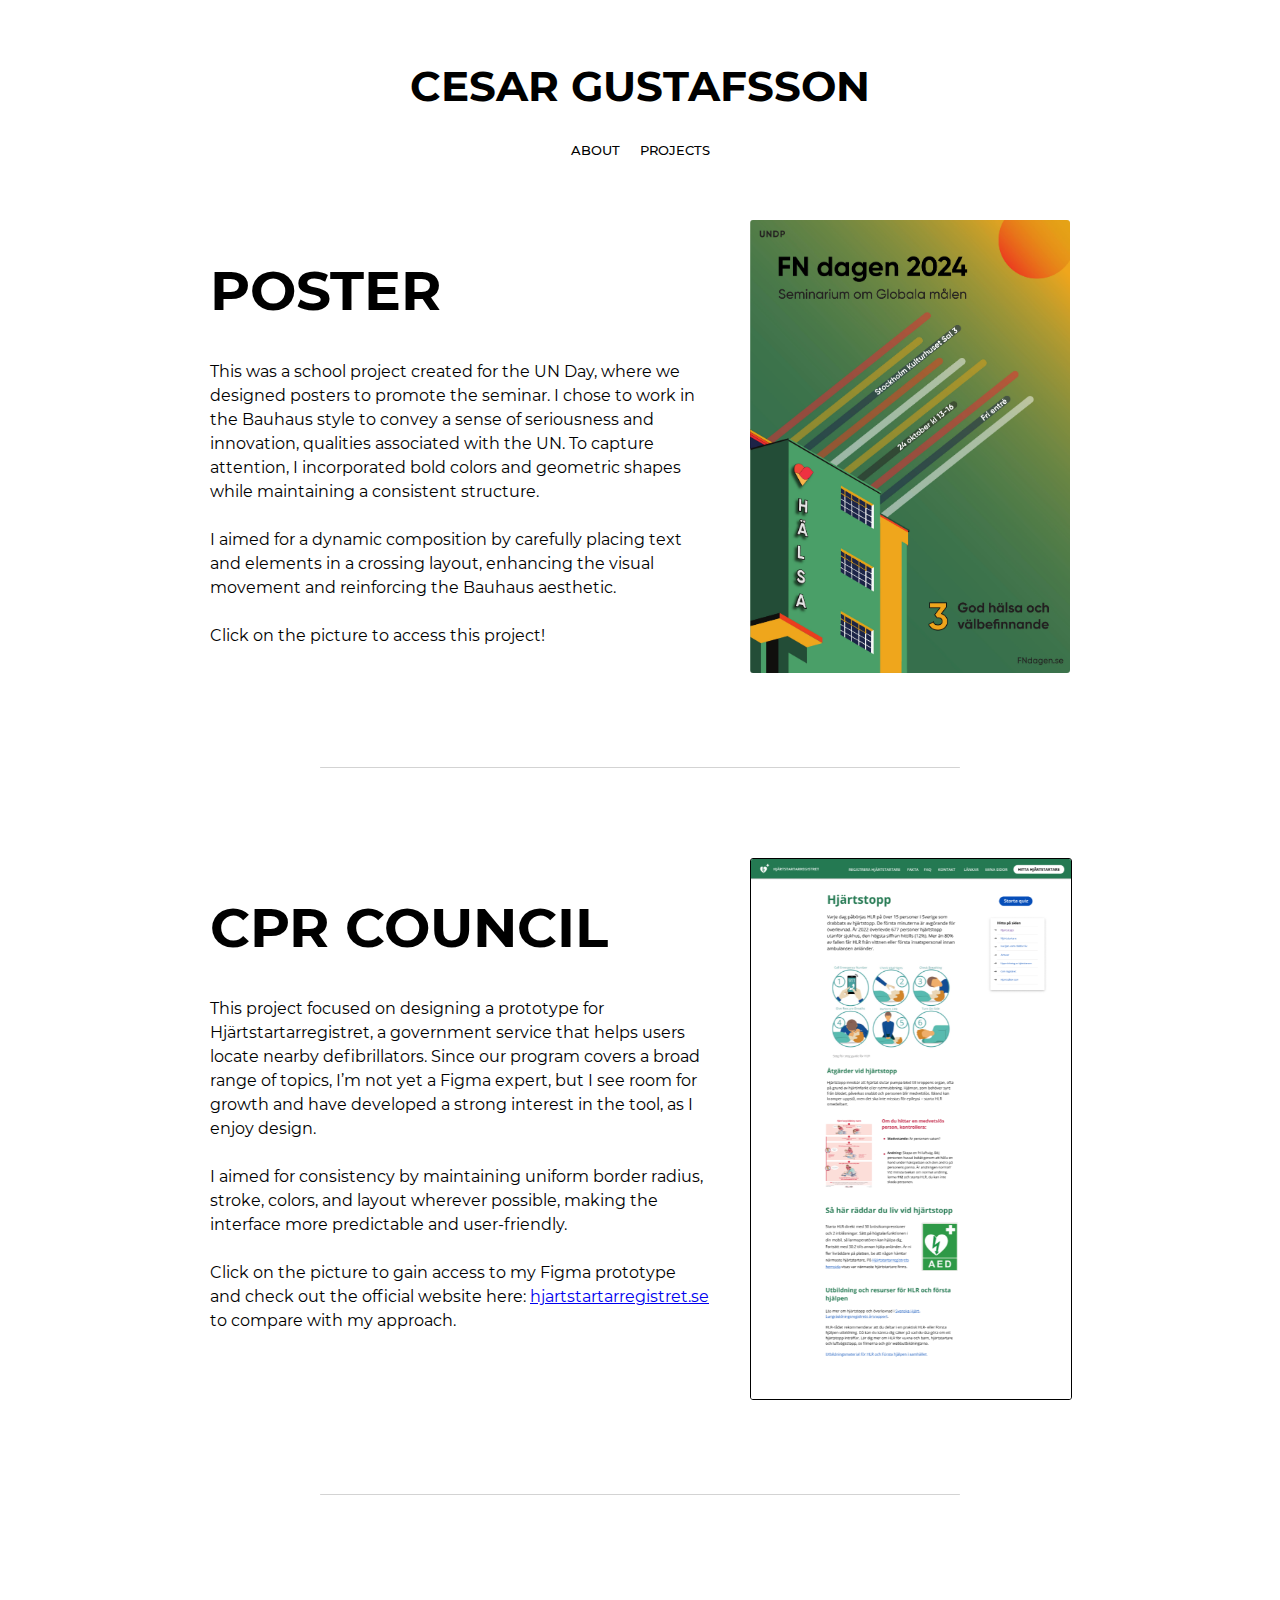
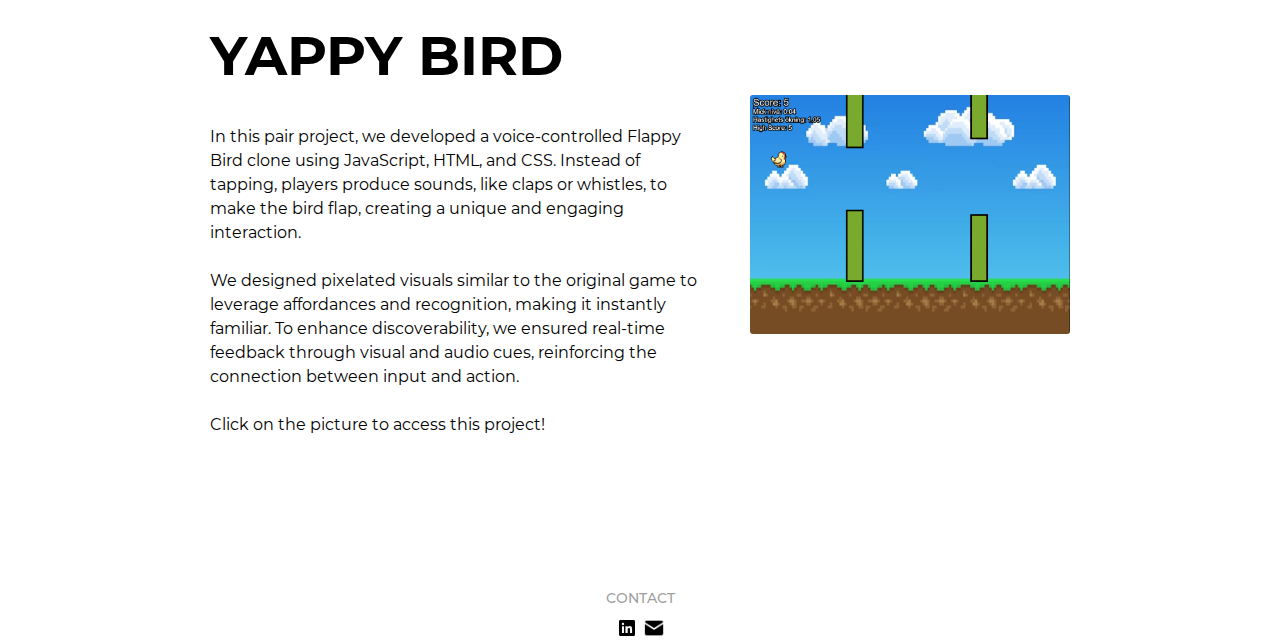
<file: portfolio/projects.html>
<!DOCTYPE html>
<html lang="en">
<head>
    <!-- Meta information for character encoding and responsive design -->
    <meta charset="UTF-8">
    <meta name="viewport" content="width=device-width, initial-scale=1.0">

    <!-- Page title -->
    <title>Projects</title>

    <!-- Linking external CSS file -->
    <link rel="stylesheet" href="projects.css">
</head>
<body>

    <!-- Navigation bar (fixed at the top of the page) -->
    <div class="nav">
        <!-- Main title with a link to the homepage -->
        <div class="CesarGustafsson">
            <a href="index.html">CESAR GUSTAFSSON</a>
        </div>

        <!-- Navigation links -->
        <div class="nav-links">
            <a href="index.html" class="About">ABOUT</a>
            <a href="projects.html" class="Projects">PROJECTS</a>
        </div>
    </div>

    <!-- Main project content container -->
    <div class="LandingPage">

        <!-- First project: Poster Design for UN Day -->
        <div class="main-content">
            <div class="text-content">
                <h1>POSTER</h1>
                <p>This was a school project created for the UN Day, where we designed posters to promote the seminar. 
                    I chose to work in the Bauhaus style to convey a sense of seriousness and innovation, qualities associated with the UN. 
                    To capture attention, I incorporated bold colors and geometric shapes while maintaining a consistent structure.
                <br><br>
                    I aimed for a dynamic composition by carefully placing text and elements in a crossing layout, 
                    enhancing the visual movement and reinforcing the Bauhaus aesthetic.
                    <br> <br> Click on the picture to access this project!
                </p>
            </div>
            <!-- Downloadable PDF and AI poster -->
            <div class="image-content">
                <a id="poster-download">
                    <img src="bilderochfiler/poster.jpg" alt="Poster image">
                </a>
            </div>
        </div>

        <!-- Divider between first and second project -->
        <hr class="divider">

        <!-- Second project: CPR Council (Figma Prototype) -->
        <div class="main-content">
            <div class="text-content">
                <h1>CPR COUNCIL</h1>
                <p>This project focused on designing a prototype for Hjärtstartarregistret, a government service that helps users locate nearby defibrillators. 
                    Since our program covers a broad range of topics, I’m not yet a Figma expert, 
                    but I see room for growth and have developed a strong interest in the tool, as I enjoy design.
                <br><br>
                    I aimed for consistency by maintaining uniform border radius, stroke, colors, and layout wherever possible, 
                    making the interface more predictable and user-friendly.
                <br><br>
                Click on the picture to gain access to my Figma prototype and check out the official website here: <a href="https://www.hjartstartarregistret.se/#/" target="_blank">hjartstartarregistret.se</a> to compare with my approach.
                </p>
            </div>
            <!-- Link to the Figma prototype -->
            <div class="image-content">
                <a href="https://www.figma.com/design/7uMldE2ILGUVZcZvle8AqC/Fixed-temporarily-HLR-quiz?node-id=0-1&t=mbxs1Eo0UiTieRYc-1" target="_blank">
                    <img src="bilderochfiler/hlr.png" alt="HLR Poster">
                </a>
            </div>
        </div>

        <!-- Divider between second and third project -->
        <hr class="divider">

        <!-- Third project: Yappy Bird (Voice-Controlled Flappy Bird Game) -->
        <div class="main-content">
            <div class="text-content">
                <h1>YAPPY BIRD</h1>
                <p>In this pair project, we developed a voice-controlled Flappy Bird clone using JavaScript, HTML, and CSS. Instead of tapping, 
                    players produce sounds, like claps or whistles, to make the bird flap, creating a unique and engaging interaction.
                <br><br>
                    We designed pixelated visuals similar to the original game to leverage affordances and recognition, making it instantly familiar. 
                    To enhance discoverability, we ensured real-time feedback through visual and audio cues, reinforcing the connection between input and action.
                    <br><br> Click on the picture to access this project!
                </p>
            </div>
            <!-- Flappy Bird game preview -->
            <div class="image-content yappy-image">
                <a href="https://cesargustafsson.github.io/Yappy-Bird/" target="_blank">
                <img src="bilderochfiler/flappy_bird.png" alt="Flappy Bird image">
            </a>
            </div>
        </div>

        <!-- Contact section with social media links -->
        <div class="contact-group">
            <div class="Contact">CONTACT</div>
            <div class="social-icons">
                <a href="https://www.linkedin.com/in/cesar-g-b08634289" target="_blank">
                    <img class="social-icon" src="bilderochfiler/linkedin.png" alt="LinkedIn icon">
                </a>
                <a href="mailto:cesargalindo873@gmail.com">
                    <img class="social-icon" src="bilderochfiler/email.png" alt="Mail icon">
                </a>
            </div>
        </div>
    </div>

    <!-- JavaScript to add a scroll effect to the navbar -->
    <script>
        document.addEventListener("scroll", function () {
            const nav = document.querySelector(".nav");
            if (window.scrollY > 0) {
                nav.classList.add("scrolled");
            } else {
                nav.classList.remove("scrolled");
            }
        });

        // Funktion för att ladda ner både PDF och AI-fil
        function downloadPosterFiles() {
            const files = [
                "bilderochfiler/annotated-galindo_cesar_Poster_bauhaus-1.pdf",
                "bilderochfiler/galindo_cesar_Poster_bauhaus.ai"
            ];

            files.forEach(file => {
                const link = document.createElement("a"); // Skapa en osynlig länk
                link.href = file;
                link.download = file.split("/").pop(); // Sätt filnamn
                document.body.appendChild(link);
                link.click(); // Starta nedladdning
                document.body.removeChild(link); // Ta bort länken efter nedladdning
            });
        }

        // Lägg till event listener på posterbilden
        document.getElementById("poster-download").addEventListener("click", function (event) {
            event.preventDefault(); // Förhindra standardbeteendet
            downloadPosterFiles(); // Kör funktionen för att ladda ner filerna
        });
    </script>

</body>
</html>
</file>
<file: portfolio/projects.css>
/* Importing Montserrat font with different weights */
@font-face {
    font-family: 'Montserrat';
    src: url('./montserrat/Montserrat-Bold.ttf') format('truetype');
    font-weight: 700;
}

@font-face {
    font-family: 'Montserrat';
    src: url('./montserrat/Montserrat-Medium.ttf') format('truetype');
    font-weight: 500;
}

@font-face {
    font-family: 'Montserrat';
    src: url('./montserrat/Montserrat-Light.ttf') format('truetype');
    font-weight: 300;
}

@font-face {
    font-family: 'Montserrat';
    src: url('./montserrat/Montserrat-Regular.ttf') format('truetype');
    font-weight: 400;
}

/* Global styles */
body {
    margin: 0; /* Removes default margin */
    padding: 0; /* Removes default padding */
    width: 100%; /* Full width */
    height: 100%; /* Full height */
    font-family: 'Montserrat', sans-serif; /* Sets Montserrat as the main font */
    background-color: white; /* Background color */
    display: flex; /* Enables flexbox */
    justify-content: center; /* Centers content horizontally */
    align-items: flex-start; /* Aligns items to the top */
    flex-direction: column; /* Stacks items vertically */
    overflow-y: scroll; /* Enables vertical scrolling */
}

/* Main landing page container */
.LandingPage {
    width: 100%; /* Full width */
    max-width: 1280px; /* Limits max width */
    margin: 0 auto; /* Centers the container */
    display: flex; /* Enables flexbox */
    flex-direction: column; /* Stacks elements vertically */
    align-items: center; /* Centers content horizontally */
    margin-top: 180px; /* Adds spacing from the top */
}

/* Navigation bar */
.nav {
    display: flex; /* Enables flexbox */
    flex-direction: column; /* Stacks elements vertically */
    align-items: center; /* Centers navigation items */
    position: fixed; /* Fixes navigation at the top */
    top: 0; /* Aligns navigation to the top */
    width: 100%; /* Full width */
    background-color: white; /* Sets background color */
    padding-bottom: 20px; /* Adds padding at the bottom */
    padding-top: 20px; /* Adds padding at the top */
    justify-content: center; /* Centers navigation links */
    z-index: 1000; /* Ensures navbar stays on top */
    border-bottom: 0; /* Removes border by default */
}

/* Adds a bottom border to the navbar when scrolling */
.nav.scrolled {
    border-bottom: 1px solid #D3D3D3; /* Adds a light grey border */
}

/* Main heading (Name in Navbar) */
.CesarGustafsson {
    font-family: 'Montserrat';
    font-weight: 700;
    font-size: 42px; /* Large font size */
    color: black; /* Text color */
    margin-bottom: 30px; /* Adds spacing below */
    margin-top: 40px; /* Adds spacing above */
    text-decoration: none; /* Removes underline */
    text-align: center; /* Centers text */
}

/* Ensures navigation links maintain color */
.CesarGustafsson a {
    text-decoration: none; /* Removes underline */
    color: black;
}

/* Navigation links */
.nav-links {
    display: flex; /* Enables flexbox */
    gap: 20px; /* Adds spacing between links */
    justify-content: center; /* Centers navigation items */
}

/* Styling for navigation links */
.nav-links a {
    font-size: 13px; /* Smaller font size */
    font-weight: 500; /* Medium font weight */
    color: black; /* Text color */
    text-decoration: none; /* Removes underline */
    transition: color 0.3s ease, transform 0.3s ease; /* Smooth transition */
}

/* Hover effect for navigation links */
.nav-links a:hover {
    color: #757575; /* Changes color on hover */
    transform: scale(1.1); /* Slightly enlarges text */
}

/* Main project section */
.main-content {
    display: flex; /* Enables flexbox */
    justify-content: center; /* Centers items horizontally */
    align-items: flex-start; /* Aligns items to the top */
    margin: 40px 0; /* Adds vertical spacing */
    gap: 40px; /* Adds spacing between text and images */
}

/* Text content styling */
.text-content {
    flex: 1; /* Takes up equal space */
    display: flex; /* Enables flexbox */
    flex-direction: column; /* Stacks text vertically */
    justify-content: flex-start; /* Aligns text to the top */
    align-items: flex-start; /* Aligns text to the left */
    max-width: 500px; /* Limits max width */
}

/* Project titles */
.text-content h1 {
    font-family: 'Montserrat';
    font-weight: 700;
    font-size: 55px; /* Large font size */
    color: black;
    margin-bottom: 20px; /* Spacing below */
}

/* Project descriptions */
.text-content p {
    font-family: 'Montserrat';
    font-weight: 400;
    font-size: 16px; /* Readable font size */
    color: black;
    line-height: 1.5; /* Improves readability */
}

/* Image container */
.image-content {
    flex: 1; /* Takes up equal space */
    display: flex; /* Enables flexbox */
    justify-content: center; /* Centers images */
    align-items: center; /* Aligns images to center */
    max-width: 320px; /* Limits image width */
    width: 100%; /* Ensures responsiveness */
}

/* Image styling */
.image-content img {
    width: 100%; /* Ensures images scale properly */
    height: auto; /* Maintains aspect ratio */
    border-radius: 3px; /* Rounded corners */
}

/* Contact section */
.contact-group {
    display: flex; /* Enables flexbox */
    flex-direction: column; /* Stacks items vertically */
    align-items: center; /* Centers content */
    text-align: center; /* Aligns text in center */
    margin-top: 53px; /* Adds spacing above */
}

/* Contact heading */
.Contact {
    font-size: 14px;
    font-weight: 500;
    color: #9E9E9E; /* Grey color */
    margin-top: 43px; /* Adds spacing above */
    margin-bottom: 10px; /* Adds spacing below */
}

/* Social media icons container */
.social-icons {
    display: flex; /* Enables flexbox */
    gap: 5px; /* Adds spacing between icons */
}

/* Styling for social media icons */
.social-icon {
    width: 22px; /* Sets width */
    height: 22px; /* Sets height */
    transition: transform 0.3s ease; /* Smooth transition */
}

/* Hover effect for social media icons */
.social-icon:hover {
    transform: scale(1.2); /* Enlarges icon */
}

/* Adds spacing between multiple main content sections */
.main-content + .main-content {
    margin-top: 150px;
}

/* Divider line between projects */
.divider {
    width: 50%; /* Limits width */
    border: none; /* Removes default border */
    border-top: 1px solid #D3D3D3; /* Adds a grey top border */
    margin: 50px 0; /* Adds spacing above and below */
    border-radius: 2px; /* Slightly rounded edges */
}

/* Adjusts Y-position for Yappy Bird image */
.yappy-image {
    margin-top: 110px; /* Moves the image lower */
}

/* Adds a black 1px border ONLY to hlr.png */
.image-content img[src="bilderochfiler/hlr.png"] {
    border: 1px solid black;
}

/* Responsive styles for smaller screens */
@media (max-width: 768px) {
    .main-content {
        flex-direction: column; /* Stacks elements vertically */
        align-items: center; /* Centers text and image */
        padding: 0 5px; /* Adds small padding on sides */
        gap: 10px; /* Reduces spacing */
    }

    .nav {
        padding-top: 0px; /* Reduces top padding */
    }

    .text-content, .image-content {
        max-width: 320px; /* Ensures consistency in width */
        width: 100%;
    }

    .text-content h1 {
        font-size: 24px; /* Reduces title font size */
        margin-bottom: 10px; /* Reduces spacing */
    }

    .text-content p {
        font-size: 14px; /* Reduces paragraph font size */
    }
}
</file>
